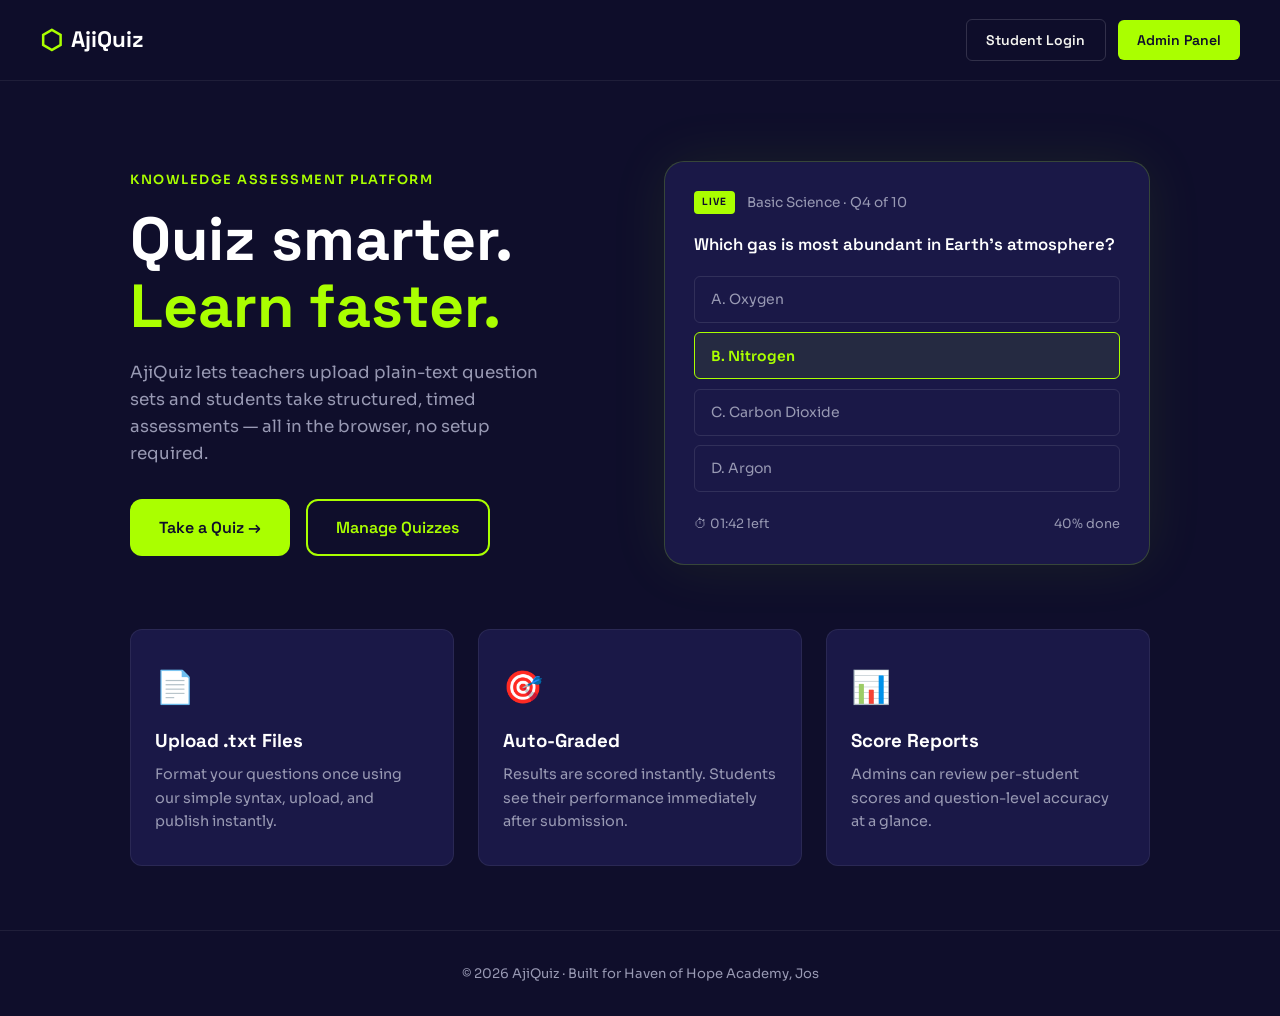
<file: index.html>
<!DOCTYPE html>
<html lang="en">
<head>
  <meta charset="UTF-8" />
  <meta name="viewport" content="width=device-width, initial-scale=1.0"/>
  <title>AjiQuiz – Learn. Test. Grow.</title>
  <link rel="stylesheet" href="main.css" />
  <link rel="preconnect" href="https://fonts.googleapis.com">
  <link href="https://fonts.googleapis.com/css2?family=Space+Grotesk:wght@400;500;600;700&family=Sora:wght@300;400;600&display=swap" rel="stylesheet">
</head>
<body class="page-home">

  <nav class="navbar">
    <div class="nav-brand">
      <span class="brand-icon">⬡</span>
      <span class="brand-name">AjiQuiz</span>
    </div>
    <div class="nav-links">
      <a href="login.html" class="btn btn-ghost">Student Login</a>
      <a href="admin.html" class="btn btn-primary">Admin Panel</a>
    </div>
  </nav>

  <main class="hero">
    <div class="hero-content">
      <p class="hero-eyebrow">Knowledge Assessment Platform</p>
      <h1 class="hero-title">Quiz smarter.<br><em>Learn faster.</em></h1>
      <p class="hero-subtitle">AjiQuiz lets teachers upload plain-text question sets and students take structured, timed assessments — all in the browser, no setup required.</p>
      <div class="hero-cta">
        <a href="login.html" class="btn btn-primary btn-lg">Take a Quiz →</a>
        <a href="admin.html" class="btn btn-outline btn-lg">Manage Quizzes</a>
      </div>
    </div>
    <div class="hero-visual">
      <div class="quiz-preview-card">
        <div class="qp-header">
          <span class="qp-badge">LIVE</span>
          <span class="qp-title">Basic Science · Q4 of 10</span>
        </div>
        <div class="qp-question">Which gas is most abundant in Earth's atmosphere?</div>
        <div class="qp-options">
          <div class="qp-opt">A. Oxygen</div>
          <div class="qp-opt qp-selected">B. Nitrogen</div>
          <div class="qp-opt">C. Carbon Dioxide</div>
          <div class="qp-opt">D. Argon</div>
        </div>
        <div class="qp-footer">
          <span class="qp-timer">⏱ 01:42 left</span>
          <span class="qp-progress">40% done</span>
        </div>
      </div>
    </div>
  </main>

  <section class="features">
    <div class="feature-card">
      <div class="feature-icon">📄</div>
      <h3>Upload .txt Files</h3>
      <p>Format your questions once using our simple syntax, upload, and publish instantly.</p>
    </div>
    <div class="feature-card">
      <div class="feature-icon">🎯</div>
      <h3>Auto-Graded</h3>
      <p>Results are scored instantly. Students see their performance immediately after submission.</p>
    </div>
    <div class="feature-card">
      <div class="feature-icon">📊</div>
      <h3>Score Reports</h3>
      <p>Admins can review per-student scores and question-level accuracy at a glance.</p>
    </div>
  </section>

  <footer class="footer">
    <p>© 2026 AjiQuiz · Built for Haven of Hope Academy, Jos</p>
  </footer>

  <script src="app.js"></script>
</body>
</html>
</file>
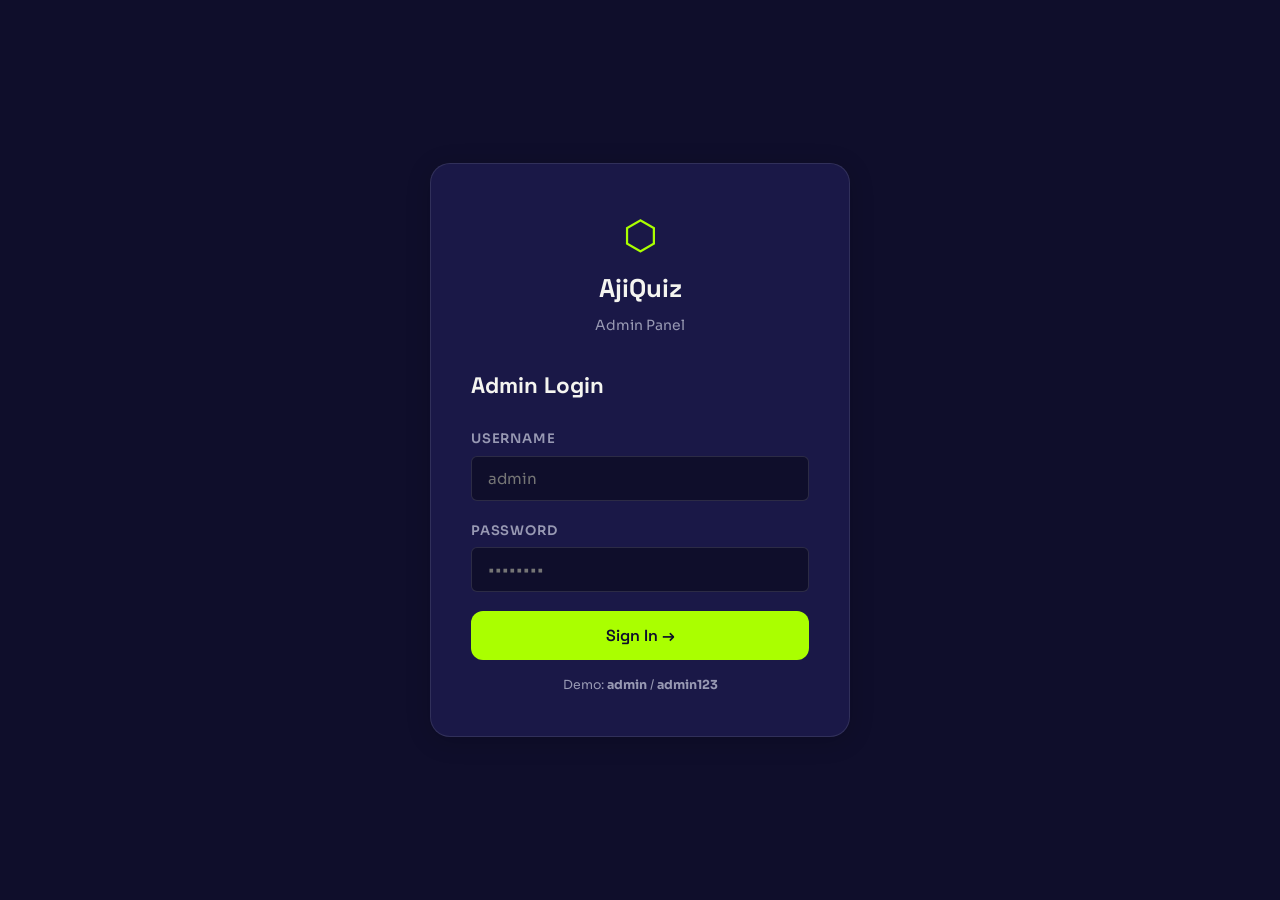
<file: admin.html>
<!DOCTYPE html>
<html lang="en">
<head>
  <meta charset="UTF-8"/>
  <meta name="viewport" content="width=device-width, initial-scale=1.0"/>
  <title>Admin – AjiQuiz</title>
  <link rel="stylesheet" href="main.css"/>
  <link rel="preconnect" href="https://fonts.googleapis.com">
  <link href="https://fonts.googleapis.com/css2?family=Space+Grotesk:wght@400;500;600;700&family=Sora:wght@300;400;600&display=swap" rel="stylesheet">
</head>
<body>

<!-- LOGIN SCREEN -->
<div id="login-screen" class="auth-page">
  <div class="auth-card">
    <div class="auth-logo">
      <span class="brand-icon">⬡</span>
      <span class="brand-name">AjiQuiz</span>
      <p>Admin Panel</p>
    </div>
    <h2>Admin Login</h2>
    <div class="form-group">
      <label>Username</label>
      <input type="text" id="admin-username" placeholder="admin"/>
    </div>
    <div class="form-group">
      <label>Password</label>
      <input type="password" id="admin-password" placeholder="••••••••"/>
      <div class="form-error hidden" id="admin-error">Invalid credentials.</div>
    </div>
    <button class="btn btn-primary btn-block btn-lg" id="admin-login-btn">Sign In →</button>
    <p class="text-muted mt-2" style="font-size:0.78rem;text-align:center;">Demo: <strong>admin</strong> / <strong>admin123</strong></p>
  </div>
</div>

<!-- ADMIN PANEL -->
<div id="admin-panel" class="admin-layout hidden">

  <!-- Sidebar -->
  <aside class="admin-sidebar">
    <div class="sidebar-brand">
      <span class="brand-icon">⬡</span> AjiQuiz
    </div>
    <nav class="sidebar-nav">
      <a href="#" class="active" data-tab="dashboard">📊 Dashboard</a>
      <a href="#" data-tab="quizzes">📝 Quizzes</a>
      <a href="#" data-tab="students">👥 Students</a>
      <a href="#" data-tab="results">🏆 Results</a>
    </nav>
    <div class="sidebar-footer">
      <button class="btn btn-ghost" id="admin-logout-btn" style="width:100%">⬡ Sign Out</button>
    </div>
  </aside>

  <!-- Main -->
  <div class="admin-main">
    <div class="admin-topbar">
      <h1 id="tab-title">Dashboard</h1>
      <div id="tab-actions"></div>
    </div>

    <div class="admin-content">

      <!-- Dashboard Tab -->
      <div id="tab-dashboard" class="tab-pane">
        <div style="display:grid;grid-template-columns:repeat(auto-fit,minmax(180px,1fr));gap:1rem;margin-bottom:2rem;" id="stat-cards"></div>
        <div class="card">
          <div class="card-header"><span class="card-title">Recent Quiz Activity</span></div>
          <div id="recent-results-list"></div>
        </div>
      </div>

      <!-- Quizzes Tab -->
      <div id="tab-quizzes" class="tab-pane hidden">
        <div class="card">
          <div class="card-header">
            <span class="card-title">All Quizzes</span>
            <button class="btn btn-primary" id="new-quiz-btn">+ New Quiz</button>
          </div>
          <table class="data-table">
            <thead>
              <tr>
                <th>Title</th><th>Questions</th><th>Duration</th><th>Status</th><th>Created</th><th>Actions</th>
              </tr>
            </thead>
            <tbody id="quizzes-table-body"></tbody>
          </table>
          <div id="quizzes-empty" class="empty-state hidden">
            <div class="empty-icon">📝</div>
            <p>No quizzes yet. Create your first one!</p>
          </div>
        </div>
      </div>

      <!-- Students Tab -->
      <div id="tab-students" class="tab-pane hidden">
        <div class="card">
          <div class="card-header">
            <span class="card-title">Students</span>
            <button class="btn btn-primary" id="new-student-btn">+ Add Student</button>
          </div>
          <table class="data-table">
            <thead>
              <tr><th>Name</th><th>Username</th><th>Class</th><th>Quizzes Taken</th><th>Actions</th></tr>
            </thead>
            <tbody id="students-table-body"></tbody>
          </table>
        </div>
      </div>

      <!-- Results Tab -->
      <div id="tab-results" class="tab-pane hidden">
        <div class="card">
          <div class="card-header"><span class="card-title">All Results</span></div>
          <table class="data-table">
            <thead>
              <tr><th>Student</th><th>Quiz</th><th>Score</th><th>Grade</th><th>Date</th></tr>
            </thead>
            <tbody id="results-table-body"></tbody>
          </table>
          <div id="results-empty" class="empty-state hidden">
            <div class="empty-icon">🏆</div><p>No results yet.</p>
          </div>
        </div>
      </div>

    </div>
  </div>
</div>

<!-- Modal: New/Edit Quiz -->
<div class="modal-overlay" id="quiz-modal">
  <div class="modal-box">
    <div class="modal-header">
      <h3 id="quiz-modal-title">New Quiz</h3>
      <button class="modal-close" data-close="quiz-modal">×</button>
    </div>
    <div class="form-group">
      <label>Quiz Title</label>
      <input type="text" id="qm-title" placeholder="e.g. Basic Science – Term 2"/>
    </div>
    <div class="form-group">
      <label>Subject / Class</label>
      <input type="text" id="qm-subject" placeholder="e.g. JSS2 Basic Science"/>
    </div>
    <div class="form-group">
      <label>Duration (minutes)</label>
      <input type="number" id="qm-duration" value="30" min="1" max="180"/>
    </div>
    <div class="form-group">
      <label>Upload Questions (.txt)</label>
      <div class="upload-zone" id="upload-zone">
        <div class="upload-icon">📄</div>
        <p><strong>Click to choose</strong> or drag & drop a .txt file</p>
        <p style="font-size:0.78rem;margin-top:0.4rem;">See format guide below</p>
        <input type="file" id="qm-file" accept=".txt" style="display:none"/>
      </div>
      <div id="upload-preview" class="hidden" style="margin-top:0.75rem;"></div>
    </div>
    <details style="margin-bottom:1rem;">
      <summary class="text-muted" style="cursor:pointer;font-size:0.82rem;">📖 Question Format Guide</summary>
      <pre style="background:var(--indigo-900);border-radius:6px;padding:1rem;font-size:0.78rem;margin-top:0.5rem;overflow-x:auto;color:var(--volt);">Q: What is the capital of Nigeria?
A. Kano
B. Lagos
C. Abuja
D. Ibadan
ANS: C

Q: Which gas do plants absorb?
A. Oxygen
B. Nitrogen
C. Carbon Dioxide
D. Hydrogen
ANS: C</pre>
    </details>
    <div class="form-group">
      <label>Status</label>
      <select id="qm-status">
        <option value="draft">Draft (not visible to students)</option>
        <option value="published">Published (students can take it)</option>
      </select>
    </div>
    <div class="modal-footer">
      <button class="btn btn-secondary" data-close="quiz-modal">Cancel</button>
      <button class="btn btn-primary" id="save-quiz-btn">Save Quiz</button>
    </div>
  </div>
</div>

<!-- Modal: New Student -->
<div class="modal-overlay" id="student-modal">
  <div class="modal-box">
    <div class="modal-header">
      <h3 id="student-modal-title">Add Student</h3>
      <button class="modal-close" data-close="student-modal">×</button>
    </div>
    <div class="form-group">
      <label>Full Name</label>
      <input type="text" id="sm-name" placeholder="e.g. Amaka Okafor"/>
    </div>
    <div class="form-group">
      <label>Username</label>
      <input type="text" id="sm-username" placeholder="e.g. amaka2026"/>
    </div>
    <div class="form-group">
      <label>Password</label>
      <input type="password" id="sm-password" placeholder="Set a password"/>
    </div>
    <div class="form-group">
      <label>Class</label>
      <input type="text" id="sm-class" placeholder="e.g. JSS3A"/>
    </div>
    <div class="modal-footer">
      <button class="btn btn-secondary" data-close="student-modal">Cancel</button>
      <button class="btn btn-primary" id="save-student-btn">Save Student</button>
    </div>
  </div>
</div>

<!-- Modal: View Quiz Questions -->
<div class="modal-overlay" id="view-quiz-modal">
  <div class="modal-box" style="max-width:640px">
    <div class="modal-header">
      <h3 id="vqm-title">Quiz Questions</h3>
      <button class="modal-close" data-close="view-quiz-modal">×</button>
    </div>
    <div id="vqm-content"></div>
  </div>
</div>

<script src="app.js"></script>
<script src="admin.js"></script>
</body>
</html>
</file>
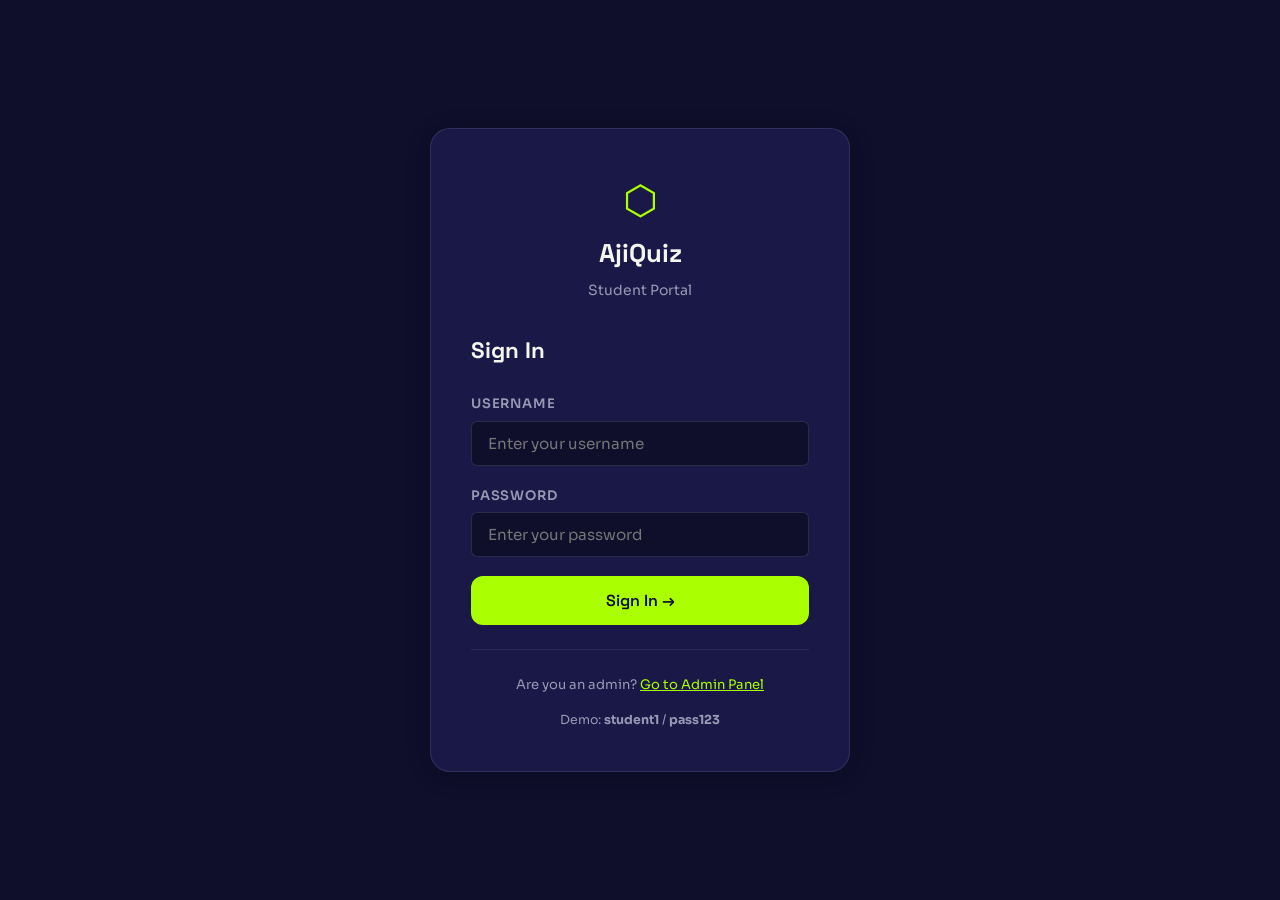
<file: login.html>
<!DOCTYPE html>
<html lang="en">
<head>
  <meta charset="UTF-8"/>
  <meta name="viewport" content="width=device-width, initial-scale=1.0"/>
  <title>Student Login – AjiQuiz</title>
  <link rel="stylesheet" href="main.css"/>
  <link rel="preconnect" href="https://fonts.googleapis.com">
  <link href="https://fonts.googleapis.com/css2?family=Space+Grotesk:wght@400;500;600;700&family=Sora:wght@300;400;600&display=swap" rel="stylesheet">
</head>
<body class="auth-page">

  <div class="auth-card">
    <div class="auth-logo">
      <span class="brand-icon">⬡</span>
      <span class="brand-name">AjiQuiz</span>
      <p>Student Portal</p>
    </div>

    <h2>Sign In</h2>

    <div class="form-group">
      <label for="username">Username</label>
      <input type="text" id="username" placeholder="Enter your username" autocomplete="username"/>
    </div>
    <div class="form-group">
      <label for="password">Password</label>
      <input type="password" id="password" placeholder="Enter your password" autocomplete="current-password"/>
      <div class="form-error hidden" id="login-error">Invalid username or password.</div>
    </div>

    <button class="btn btn-primary btn-block btn-lg" id="login-btn">Sign In →</button>

    <hr class="divider"/>
    <p class="text-muted" style="font-size:0.82rem;text-align:center;">
      Are you an admin? <a href="admin.html" class="text-volt">Go to Admin Panel</a>
    </p>
    <p class="text-muted mt-2" style="font-size:0.78rem;text-align:center;">
      Demo: <strong>student1</strong> / <strong>pass123</strong>
    </p>
  </div>

  <script src="app.js"></script>
  <script>
    // Redirect if already logged in
    if (AjiQuiz.auth.getStudent()) window.location.href = 'student-dashboard.html';

    document.getElementById('login-btn').addEventListener('click', function () {
      const username = document.getElementById('username').value.trim();
      const password = document.getElementById('password').value;
      const err = document.getElementById('login-error');
      err.classList.add('hidden');

      const student = AjiQuiz.auth.loginStudent(username, password);
      if (student) {
        window.location.href = 'student-dashboard.html';
      } else {
        err.classList.remove('hidden');
      }
    });

    // Enter key support
    ['username', 'password'].forEach(id => {
      document.getElementById(id).addEventListener('keydown', e => {
        if (e.key === 'Enter') document.getElementById('login-btn').click();
      });
    });
  </script>
</body>
</html>
</file>
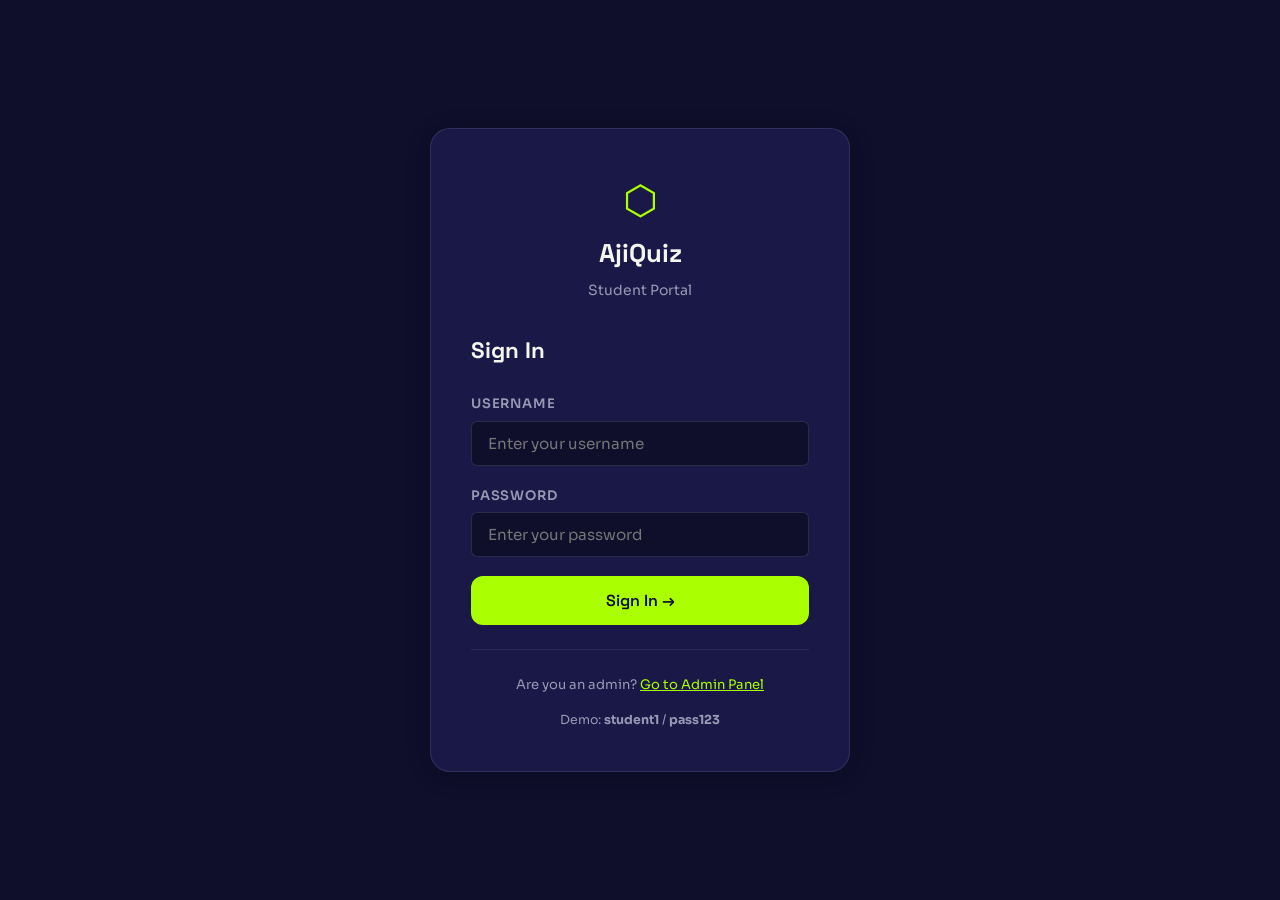
<file: quiz.html>
<!DOCTYPE html>
<html lang="en">
<head>
  <meta charset="UTF-8"/>
  <meta name="viewport" content="width=device-width, initial-scale=1.0"/>
  <title>Quiz – AjiQuiz</title>
  <link rel="stylesheet" href="main.css"/>
  <link rel="preconnect" href="https://fonts.googleapis.com">
  <link href="https://fonts.googleapis.com/css2?family=Space+Grotesk:wght@400;500;600;700&family=Sora:wght@300;400;600&display=swap" rel="stylesheet">
</head>
<body>
  <nav class="navbar">
    <div class="nav-brand"><span class="brand-icon">⬡</span><span class="brand-name">AjiQuiz</span></div>
    <div class="nav-links">
      <div class="quiz-timer" id="timer-display">--:--</div>
    </div>
  </nav>

  <div class="quiz-layout" id="quiz-container">
    <!-- Populated by JS -->
  </div>

  <!-- Confirm submit modal -->
  <div class="modal-overlay" id="confirm-modal">
    <div class="modal-box" style="max-width:400px;text-align:center">
      <div style="font-size:3rem;margin-bottom:1rem">📋</div>
      <h3 style="font-family:var(--font-display);font-size:1.2rem;margin-bottom:0.5rem">Submit Quiz?</h3>
      <p class="text-muted" style="font-size:0.9rem;margin-bottom:1.5rem" id="confirm-msg"></p>
      <div class="flex gap-2" style="justify-content:center">
        <button class="btn btn-secondary" id="cancel-submit">Go Back</button>
        <button class="btn btn-primary" id="confirm-submit">Submit →</button>
      </div>
    </div>
  </div>

  <script src="app.js"></script>
  <script>
    const Q = AjiQuiz;
    const student = Q.auth.getStudent();
    if (!student) window.location.href = 'login.html';

    const quizId = Q.store.get('active_quiz_id');
    const quiz   = quizId ? Q.quizzes.getById(quizId) : null;

    if (!quiz) { window.location.href = 'student-dashboard.html'; }
    if (Q.results.hasAttempted(student.id, quizId)) { window.location.href = 'student-dashboard.html'; }

    // ── State ────────────────────────────────────────────────────────
    let currentQ   = 0;
    let answers    = {}; // { questionIndex: optionKey }
    let timeLeft   = quiz.duration * 60;
    let timerInterval;
    let submitted  = false;

    // ── Timer ─────────────────────────────────────────────────────────
    const timerEl = document.getElementById('timer-display');
    function startTimer() {
      timerInterval = setInterval(() => {
        timeLeft--;
        timerEl.textContent = Q.formatTime(timeLeft);
        if (timeLeft <= 60) timerEl.classList.add('warning');
        if (timeLeft <= 0) { clearInterval(timerInterval); submitQuiz(true); }
      }, 1000);
      timerEl.textContent = Q.formatTime(timeLeft);
    }

    // ── Render question ───────────────────────────────────────────────
    function render() {
      const q = quiz.questions[currentQ];
      const total = quiz.questions.length;
      const answered = Object.keys(answers).length;
      const pct = Math.round((currentQ / total) * 100);

      document.getElementById('quiz-container').innerHTML = `
        <div class="quiz-header">
          <div class="quiz-meta">
            <h2>${quiz.title}</h2>
            <p>${quiz.subject || ''} · Question ${currentQ + 1} of ${total}</p>
          </div>
        </div>

        <div class="progress-bar-wrap">
          <div class="progress-bar-label">
            <span>Progress</span>
            <span>${answered} of ${total} answered</span>
          </div>
          <div class="progress-bar-track">
            <div class="progress-bar-fill" style="width:${pct}%"></div>
          </div>
        </div>

        <div class="question-card">
          <div class="question-number">Question ${currentQ + 1}</div>
          <div class="question-text">${q.question}</div>
          <div class="options-list">
            ${q.options.map(opt => `
              <div class="option-item ${answers[currentQ] === opt.key ? 'selected' : ''}"
                   data-key="${opt.key}" onclick="selectOption('${opt.key}')">
                <span class="option-key">${opt.key}</span>
                <span class="option-text">${opt.text}</span>
              </div>
            `).join('')}
          </div>
        </div>

        <div class="quiz-nav">
          <button class="btn btn-secondary" ${currentQ === 0 ? 'disabled' : ''} onclick="prevQ()">← Previous</button>
          <div class="flex gap-1">
            ${currentQ < total - 1
              ? `<button class="btn btn-primary" onclick="nextQ()">Next →</button>`
              : `<button class="btn btn-primary" onclick="confirmSubmit()">Submit Quiz ✓</button>`
            }
          </div>
        </div>

        <!-- Question Navigator -->
        <div class="card mt-3">
          <div class="card-header"><span class="card-title" style="font-size:0.85rem">Question Navigator</span></div>
          <div style="display:flex;flex-wrap:wrap;gap:0.5rem;padding-top:0.25rem;">
            ${quiz.questions.map((_, i) => `
              <button onclick="goTo(${i})" style="
                width:36px;height:36px;border-radius:6px;border:1.5px solid ${
                  i === currentQ ? 'var(--volt)' :
                  answers[i] ? 'var(--success)' : 'rgba(255,255,255,0.12)'
                };
                background:${i === currentQ ? 'rgba(170,255,0,0.1)' : answers[i] ? 'rgba(0,200,150,0.1)' : 'transparent'};
                color:${i === currentQ ? 'var(--volt)' : answers[i] ? 'var(--success)' : 'var(--slate-400)'};
                font-family:var(--font-display);font-size:0.8rem;font-weight:700;cursor:pointer;
              ">${i + 1}</button>
            `).join('')}
          </div>
          <p class="text-muted mt-2" style="font-size:0.75rem;">
            <span style="color:var(--success)">■</span> Answered &nbsp;
            <span style="color:var(--volt)">■</span> Current &nbsp;
            <span style="color:rgba(255,255,255,0.2)">■</span> Unanswered
          </p>
        </div>
      `;
    }

    function selectOption(key) {
      answers[currentQ] = key;
      render();
    }

    function nextQ() { if (currentQ < quiz.questions.length - 1) { currentQ++; render(); } }
    function prevQ() { if (currentQ > 0) { currentQ--; render(); } }
    function goTo(i) { currentQ = i; render(); }

    // ── Submit ────────────────────────────────────────────────────────
    function confirmSubmit() {
      const total = quiz.questions.length;
      const answered = Object.keys(answers).length;
      const unanswered = total - answered;
      document.getElementById('confirm-msg').textContent = unanswered > 0
        ? `You have ${unanswered} unanswered question${unanswered > 1 ? 's' : ''}. Are you sure you want to submit?`
        : `All ${total} questions answered. Ready to submit?`;
      document.getElementById('confirm-modal').classList.add('open');
    }

    document.getElementById('cancel-submit').addEventListener('click', () => {
      document.getElementById('confirm-modal').classList.remove('open');
    });

    document.getElementById('confirm-submit').addEventListener('click', () => {
      document.getElementById('confirm-modal').classList.remove('open');
      submitQuiz(false);
    });

    function submitQuiz(timedOut = false) {
      if (submitted) return;
      submitted = true;
      clearInterval(timerInterval);

      let score = 0;
      quiz.questions.forEach((q, i) => {
        if (answers[i] && answers[i] === q.answer) score++;
      });

      const total = quiz.questions.length;
      const pct   = Math.round((score / total) * 100);

      const result = {
        id: Q.uid(),
        studentId: student.id,
        quizId: quiz.id,
        score, total,
        percentage: pct,
        answers: { ...answers },
        timedOut,
        timestamp: Date.now(),
      };

      Q.results.save(result);
      Q.store.set('last_result', result);
      Q.store.del('active_quiz_id');

      window.location.href = 'results.html';
    }

    // ── Start ─────────────────────────────────────────────────────────
    render();
    startTimer();
  </script>
</body>
</html>
</file>
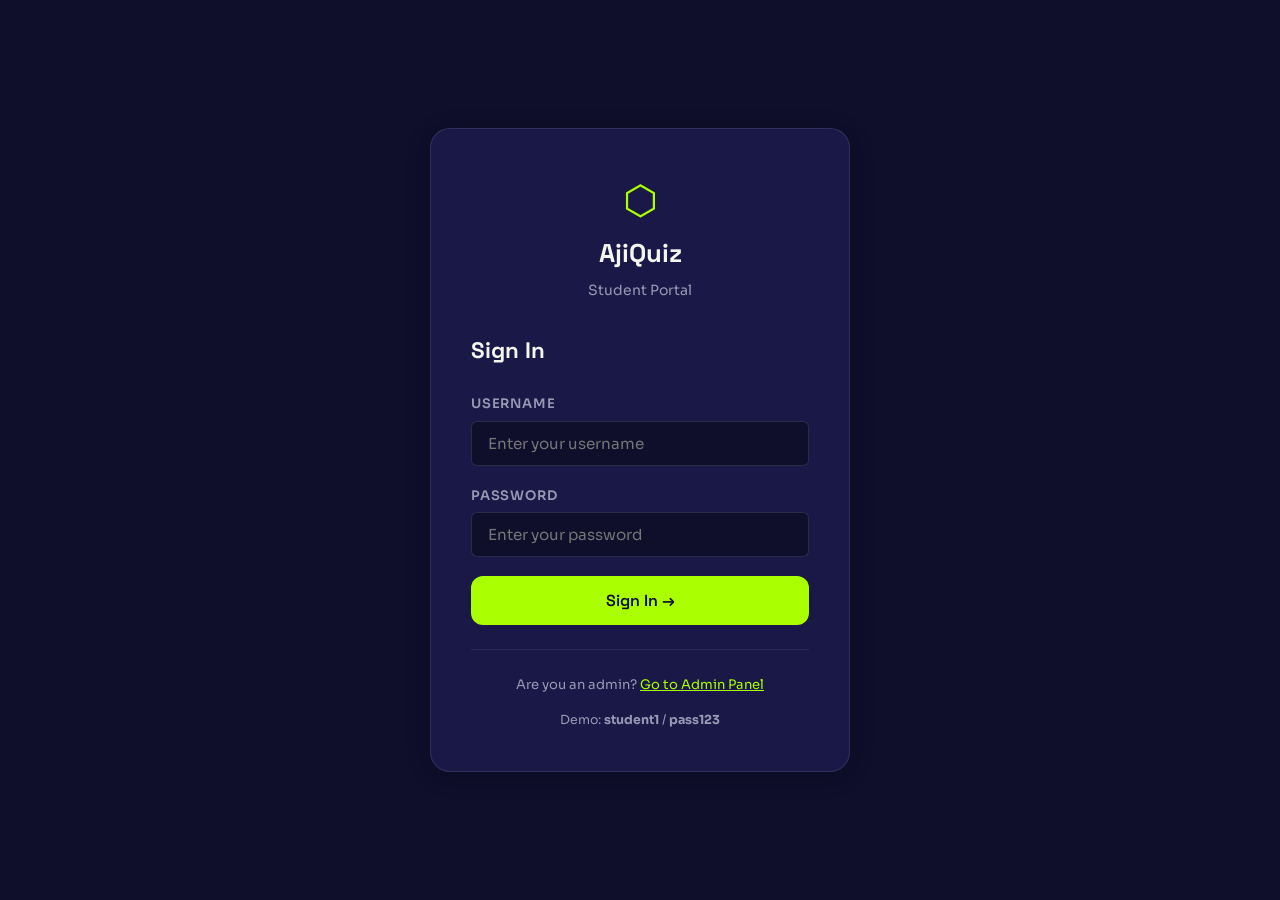
<file: results.html>
<!DOCTYPE html>
<html lang="en">
<head>
  <meta charset="UTF-8"/>
  <meta name="viewport" content="width=device-width, initial-scale=1.0"/>
  <title>Your Results – AjiQuiz</title>
  <link rel="stylesheet" href="main.css"/>
  <link rel="preconnect" href="https://fonts.googleapis.com">
  <link href="https://fonts.googleapis.com/css2?family=Space+Grotesk:wght@400;500;600;700&family=Sora:wght@300;400;600&display=swap" rel="stylesheet">
</head>
<body>
  <nav class="navbar">
    <div class="nav-brand"><span class="brand-icon">⬡</span><span class="brand-name">AjiQuiz</span></div>
    <div class="nav-links">
      <a href="student-dashboard.html" class="btn btn-ghost">← Back to Dashboard</a>
    </div>
  </nav>

  <div class="quiz-layout">
    <div id="results-content"></div>
  </div>

  <script src="app.js"></script>
  <script>
    const Q = AjiQuiz;
    const student = Q.auth.getStudent();
    if (!student) window.location.href = 'login.html';

    const result = Q.store.get('last_result');
    if (!result) window.location.href = 'student-dashboard.html';

    const quiz = Q.quizzes.getById(result.quizId);
    const grade = Q.scoreGrade(result.percentage);

    // Build score circle gradient
    const deg = Math.round((result.percentage / 100) * 360);
    const circleStyle = `conic-gradient(var(--volt) ${deg}deg, rgba(170,255,0,0.12) ${deg}deg)`;

    const gradeMessages = {
      'Excellent':      '🏆 Outstanding performance! Keep it up!',
      'Good':           '👍 Great work! A little more and you\'ll ace it.',
      'Average':        '📘 Decent effort. Review missed questions to improve.',
      'Below Average':  '💪 Don\'t give up! Study and try harder next time.',
    };

    let reviewHTML = quiz ? quiz.questions.map((q, i) => {
      const selected = result.answers[i];
      const correct  = q.answer;
      const isRight  = selected === correct;
      return `
        <div style="margin-bottom:1.25rem;padding-bottom:1.25rem;border-bottom:1px solid rgba(255,255,255,0.07);">
          <p style="font-weight:600;margin-bottom:0.6rem;font-size:0.92rem;">
            <span class="${isRight ? 'text-success' : 'text-error'}">${isRight ? '✓' : '✗'}</span>
            Q${i+1}. ${q.question}
          </p>
          <div style="display:flex;flex-direction:column;gap:0.3rem;">
            ${q.options.map(opt => {
              let color = 'var(--slate-400)';
              let prefix = '○';
              if (opt.key === correct) { color = 'var(--success)'; prefix = '✓'; }
              if (opt.key === selected && !isRight) { color = 'var(--error)'; prefix = '✗'; }
              return `<span style="font-size:0.82rem;color:${color}">${prefix} ${opt.key}. ${opt.text}</span>`;
            }).join('')}
          </div>
          ${!isRight && selected ? `<p style="font-size:0.78rem;color:var(--slate-400);margin-top:0.4rem">Your answer: <strong style="color:var(--error)">${selected}</strong> · Correct: <strong style="color:var(--success)">${correct}</strong></p>` : ''}
          ${!selected ? `<p style="font-size:0.78rem;color:var(--slate-400);margin-top:0.4rem">Not answered · Correct: <strong style="color:var(--success)">${correct}</strong></p>` : ''}
        </div>
      `;
    }).join('') : '';

    document.getElementById('results-content').innerHTML = `
      <div class="results-card">
        <div class="score-circle" style="background:${circleStyle}">
          <div class="score-inner">
            <span class="score-pct">${result.percentage}%</span>
            <span class="score-label">SCORE</span>
          </div>
        </div>
        ${result.timedOut ? '<p class="badge badge-red" style="margin:0 auto 0.75rem">⏱ Time Expired</p>' : ''}
        <h2 class="results-title">${grade.label}!</h2>
        <p class="text-muted">${gradeMessages[grade.label]}</p>
        <div class="stats-row">
          <div class="stat-box">
            <div class="stat-val text-success">${result.score}</div>
            <div class="stat-key">Correct</div>
          </div>
          <div class="stat-box">
            <div class="stat-val text-error">${result.total - result.score}</div>
            <div class="stat-key">Wrong</div>
          </div>
          <div class="stat-box">
            <div class="stat-val">${result.total}</div>
            <div class="stat-key">Total</div>
          </div>
        </div>
      </div>

      ${quiz ? `
      <div class="card">
        <div class="card-header">
          <span class="card-title">Answer Review – ${quiz.title}</span>
        </div>
        ${reviewHTML}
      </div>
      ` : ''}

      <div style="text-align:center;margin-top:1.5rem;">
        <a href="student-dashboard.html" class="btn btn-primary btn-lg">← Back to Dashboard</a>
      </div>
    `;
  </script>
</body>
</html>
</file>
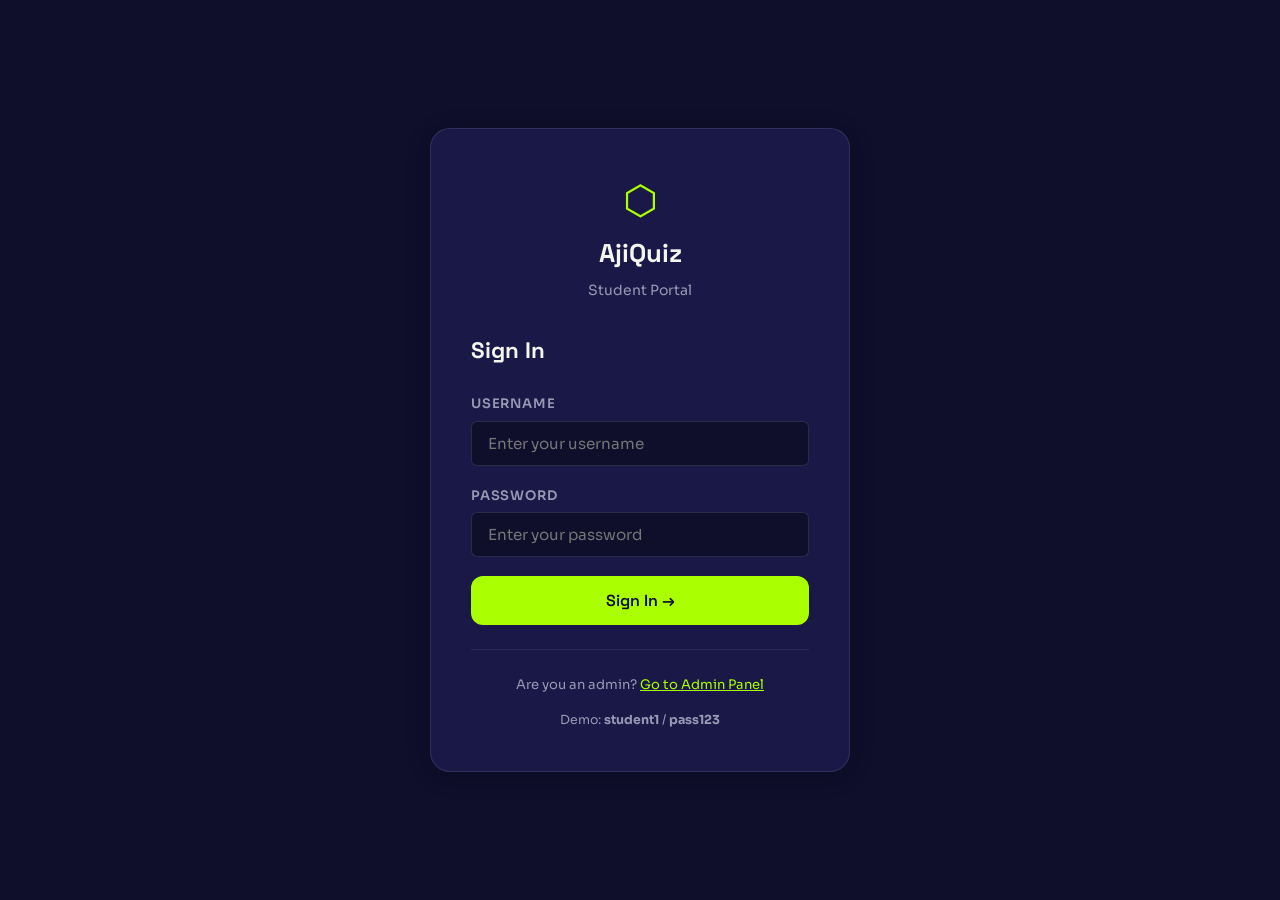
<file: student-dashboard.html>
<!DOCTYPE html>
<html lang="en">
<head>
  <meta charset="UTF-8"/>
  <meta name="viewport" content="width=device-width, initial-scale=1.0"/>
  <title>My Quizzes – AjiQuiz</title>
  <link rel="stylesheet" href="main.css"/>
  <link rel="preconnect" href="https://fonts.googleapis.com">
  <link href="https://fonts.googleapis.com/css2?family=Space+Grotesk:wght@400;500;600;700&family=Sora:wght@300;400;600&display=swap" rel="stylesheet">
</head>
<body>
  <nav class="navbar">
    <div class="nav-brand"><span class="brand-icon">⬡</span><span class="brand-name">AjiQuiz</span></div>
    <div class="nav-links">
      <span id="student-greeting" class="text-muted" style="font-size:0.875rem"></span>
      <button class="btn btn-ghost" id="logout-btn">Sign Out</button>
    </div>
  </nav>

  <div style="max-width:960px;margin:0 auto;padding:2.5rem 1.5rem;">
    <div style="margin-bottom:2rem;">
      <h1 style="font-family:var(--font-display);font-size:1.6rem;font-weight:700;">Available Quizzes</h1>
      <p class="text-muted">Pick a quiz to get started. Results are submitted immediately after completion.</p>
    </div>

    <div id="quiz-list" style="display:grid;grid-template-columns:repeat(auto-fill,minmax(280px,1fr));gap:1.25rem;"></div>
    <div id="quiz-empty" class="empty-state hidden">
      <div class="empty-icon">📋</div>
      <p>No quizzes are available right now. Check back later!</p>
    </div>

    <hr class="divider" style="margin:2.5rem 0;"/>

    <div>
      <h2 style="font-family:var(--font-display);font-size:1.2rem;font-weight:700;margin-bottom:1rem;">My Past Results</h2>
      <div id="my-results"></div>
    </div>
  </div>

  <script src="app.js"></script>
  <script>
    const Q = AjiQuiz;
    const student = Q.auth.getStudent();
    if (!student) window.location.href = 'login.html';

    document.getElementById('student-greeting').textContent = `Hello, ${student.name}`;
    document.getElementById('logout-btn').addEventListener('click', () => {
      Q.auth.logoutStudent();
      window.location.href = 'login.html';
    });

    function render() {
      const published = Q.quizzes.getPublished();
      const myResults = Q.results.getByStudent(student.id);

      if (published.length === 0) {
        document.getElementById('quiz-list').innerHTML = '';
        document.getElementById('quiz-empty').classList.remove('hidden');
      } else {
        document.getElementById('quiz-empty').classList.add('hidden');
        document.getElementById('quiz-list').innerHTML = published.map(q => {
          const attempted = Q.results.hasAttempted(student.id, q.id);
          const myResult = myResults.find(r => r.quizId === q.id);
          return `
            <div class="card" style="display:flex;flex-direction:column;gap:1rem;">
              <div>
                <div class="flex items-center justify-between mb-1">
                  <span class="badge badge-blue" style="font-size:0.7rem;">${q.subject || 'General'}</span>
                  ${attempted ? '<span class="badge badge-green">✓ Done</span>' : ''}
                </div>
                <h3 style="font-family:var(--font-display);font-weight:700;font-size:1rem;margin-bottom:0.4rem;">${q.title}</h3>
                <p class="text-muted" style="font-size:0.82rem;">${q.questions.length} questions · ${q.duration} minutes</p>
              </div>
              ${myResult ? `
                <div style="background:var(--indigo-900);border-radius:6px;padding:0.75rem;font-size:0.82rem;">
                  Score: <strong class="text-volt">${myResult.score}/${myResult.total} (${myResult.percentage}%)</strong>
                  — <span class="badge ${Q.scoreGrade(myResult.percentage).cls}">${Q.scoreGrade(myResult.percentage).label}</span>
                </div>
              ` : ''}
              <button class="btn ${attempted ? 'btn-secondary' : 'btn-primary'} btn-block"
                onclick="startQuiz('${q.id}')" ${attempted ? 'disabled' : ''}>
                ${attempted ? 'Already Submitted' : 'Start Quiz →'}
              </button>
            </div>
          `;
        }).join('');
      }

      // Past results
      if (myResults.length === 0) {
        document.getElementById('my-results').innerHTML = '<p class="text-muted" style="font-size:0.875rem">No results yet.</p>';
      } else {
        document.getElementById('my-results').innerHTML = `
          <table class="data-table">
            <thead><tr><th>Quiz</th><th>Score</th><th>Grade</th><th>Date</th></tr></thead>
            <tbody>
              ${myResults.slice().reverse().map(r => {
                const quiz = Q.quizzes.getById(r.quizId);
                const g = Q.scoreGrade(r.percentage);
                return `<tr>
                  <td>${quiz ? quiz.title : '—'}</td>
                  <td>${r.score} / ${r.total} (${r.percentage}%)</td>
                  <td><span class="badge ${g.cls}">${g.label}</span></td>
                  <td>${Q.formatDate(r.timestamp)}</td>
                </tr>`;
              }).join('')}
            </tbody>
          </table>
        `;
      }
    }

    function startQuiz(quizId) {
      Q.store.set('active_quiz_id', quizId);
      window.location.href = 'quiz.html';
    }

    render();
  </script>
</body>
</html>
</file>
<file: main.css>
/* ============================================
   AjiQuiz – Main Stylesheet
   Palette: Deep Indigo | Volt Green | Chalk White | Slate
   ============================================ */

:root {
  --indigo-900: #0F0E2B;
  --indigo-800: #1A1847;
  --indigo-700: #252366;
  --indigo-500: #3B39A8;
  --volt:        #AAFF00;
  --volt-dim:    #88CC00;
  --chalk:       #F5F5F0;
  --slate-400:   #9899B3;
  --slate-200:   #E2E2EF;
  --white:       #FFFFFF;
  --error:       #FF4D6A;
  --success:     #00C896;

  --font-display: 'Space Grotesk', sans-serif;
  --font-body:    'Sora', sans-serif;

  --radius-sm:  6px;
  --radius-md:  12px;
  --radius-lg:  20px;
  --shadow-card: 0 4px 24px rgba(0,0,0,0.18);
}

*, *::before, *::after { box-sizing: border-box; margin: 0; padding: 0; }

html { scroll-behavior: smooth; }

body {
  font-family: var(--font-body);
  background: var(--indigo-900);
  color: var(--chalk);
  min-height: 100vh;
  line-height: 1.6;
}

/* ---- Navbar ---- */
.navbar {
  display: flex;
  align-items: center;
  justify-content: space-between;
  padding: 1.2rem 2.5rem;
  border-bottom: 1px solid rgba(255,255,255,0.07);
  position: sticky;
  top: 0;
  z-index: 100;
  background: rgba(15,14,43,0.92);
  backdrop-filter: blur(12px);
}

.nav-brand {
  display: flex;
  align-items: center;
  gap: 0.5rem;
  font-family: var(--font-display);
  font-size: 1.4rem;
  font-weight: 700;
  color: var(--white);
  text-decoration: none;
}
.brand-icon { color: var(--volt); font-size: 1.6rem; }
.nav-links { display: flex; gap: 0.75rem; align-items: center; }

/* ---- Buttons ---- */
.btn {
  font-family: var(--font-display);
  font-size: 0.875rem;
  font-weight: 600;
  padding: 0.55rem 1.2rem;
  border-radius: var(--radius-sm);
  border: none;
  cursor: pointer;
  text-decoration: none;
  display: inline-flex;
  align-items: center;
  gap: 0.4rem;
  transition: all 0.18s ease;
}
.btn-primary {
  background: var(--volt);
  color: var(--indigo-900);
}
.btn-primary:hover { background: var(--volt-dim); transform: translateY(-1px); }
.btn-ghost {
  background: transparent;
  color: var(--chalk);
  border: 1px solid rgba(255,255,255,0.15);
}
.btn-ghost:hover { border-color: var(--volt); color: var(--volt); }
.btn-outline {
  background: transparent;
  color: var(--volt);
  border: 2px solid var(--volt);
}
.btn-outline:hover { background: var(--volt); color: var(--indigo-900); }
.btn-lg { padding: 0.85rem 1.8rem; font-size: 1rem; border-radius: var(--radius-md); }
.btn-danger { background: var(--error); color: white; }
.btn-danger:hover { opacity: 0.85; }
.btn-secondary { background: var(--indigo-700); color: var(--chalk); }
.btn-secondary:hover { background: var(--indigo-500); }
.btn:disabled { opacity: 0.45; cursor: not-allowed; transform: none !important; }
.btn-block { width: 100%; justify-content: center; }

/* ---- Hero ---- */
.hero {
  display: grid;
  grid-template-columns: 1fr 1fr;
  gap: 3rem;
  align-items: center;
  max-width: 1100px;
  margin: 0 auto;
  padding: 5rem 2.5rem 4rem;
}
.hero-eyebrow {
  font-size: 0.8rem;
  letter-spacing: 0.12em;
  text-transform: uppercase;
  color: var(--volt);
  font-weight: 600;
  margin-bottom: 1rem;
}
.hero-title {
  font-family: var(--font-display);
  font-size: clamp(2.5rem, 5vw, 3.8rem);
  font-weight: 700;
  line-height: 1.1;
  margin-bottom: 1.25rem;
  color: var(--white);
}
.hero-title em { color: var(--volt); font-style: normal; }
.hero-subtitle { color: var(--slate-400); font-size: 1.05rem; margin-bottom: 2rem; max-width: 420px; }
.hero-cta { display: flex; gap: 1rem; flex-wrap: wrap; }

/* Quiz Preview Card */
.quiz-preview-card {
  background: var(--indigo-800);
  border: 1px solid rgba(170,255,0,0.2);
  border-radius: var(--radius-lg);
  padding: 1.8rem;
  box-shadow: 0 0 60px rgba(170,255,0,0.08);
  position: relative;
}
.qp-header {
  display: flex;
  align-items: center;
  gap: 0.75rem;
  margin-bottom: 1.2rem;
}
.qp-badge {
  background: var(--volt);
  color: var(--indigo-900);
  font-size: 0.65rem;
  font-weight: 700;
  letter-spacing: 0.1em;
  padding: 0.2rem 0.5rem;
  border-radius: 4px;
  font-family: var(--font-display);
}
.qp-title { color: var(--slate-400); font-size: 0.85rem; }
.qp-question {
  font-family: var(--font-display);
  font-size: 1.05rem;
  font-weight: 600;
  color: var(--white);
  margin-bottom: 1.2rem;
  line-height: 1.4;
}
.qp-options { display: flex; flex-direction: column; gap: 0.6rem; margin-bottom: 1.4rem; }
.qp-opt {
  padding: 0.7rem 1rem;
  border-radius: var(--radius-sm);
  border: 1px solid rgba(255,255,255,0.1);
  font-size: 0.875rem;
  color: var(--slate-400);
  cursor: pointer;
  transition: all 0.15s;
}
.qp-opt.qp-selected {
  border-color: var(--volt);
  background: rgba(170,255,0,0.08);
  color: var(--volt);
  font-weight: 600;
}
.qp-footer { display: flex; justify-content: space-between; font-size: 0.8rem; color: var(--slate-400); }

/* ---- Features ---- */
.features {
  display: grid;
  grid-template-columns: repeat(3, 1fr);
  gap: 1.5rem;
  max-width: 1100px;
  margin: 0 auto 4rem;
  padding: 0 2.5rem;
}
.feature-card {
  background: var(--indigo-800);
  border: 1px solid rgba(255,255,255,0.07);
  border-radius: var(--radius-md);
  padding: 2rem 1.5rem;
}
.feature-icon { font-size: 2rem; margin-bottom: 0.8rem; }
.feature-card h3 { font-family: var(--font-display); font-weight: 700; margin-bottom: 0.5rem; color: var(--white); }
.feature-card p { color: var(--slate-400); font-size: 0.9rem; }

/* ---- Footer ---- */
.footer {
  text-align: center;
  padding: 2rem;
  color: var(--slate-400);
  font-size: 0.82rem;
  border-top: 1px solid rgba(255,255,255,0.07);
}

/* ---- Auth Pages ---- */
.auth-page {
  min-height: 100vh;
  display: flex;
  align-items: center;
  justify-content: center;
  padding: 2rem;
}
.auth-card {
  background: var(--indigo-800);
  border: 1px solid rgba(255,255,255,0.1);
  border-radius: var(--radius-lg);
  padding: 2.5rem;
  width: 100%;
  max-width: 420px;
  box-shadow: var(--shadow-card);
}
.auth-logo {
  text-align: center;
  margin-bottom: 2rem;
}
.auth-logo .brand-icon { font-size: 2.5rem; display: block; }
.auth-logo .brand-name { font-family: var(--font-display); font-size: 1.6rem; font-weight: 700; }
.auth-logo p { color: var(--slate-400); font-size: 0.875rem; margin-top: 0.3rem; }
.auth-card h2 { font-family: var(--font-display); font-size: 1.4rem; margin-bottom: 1.5rem; }

/* ---- Forms ---- */
.form-group { margin-bottom: 1.2rem; }
.form-group label { display: block; font-size: 0.82rem; font-weight: 600; color: var(--slate-400); margin-bottom: 0.4rem; letter-spacing: 0.06em; text-transform: uppercase; }
.form-group input,
.form-group select,
.form-group textarea {
  width: 100%;
  background: var(--indigo-900);
  border: 1px solid rgba(255,255,255,0.12);
  border-radius: var(--radius-sm);
  color: var(--chalk);
  font-family: var(--font-body);
  font-size: 0.95rem;
  padding: 0.75rem 1rem;
  transition: border-color 0.2s;
  outline: none;
}
.form-group input:focus,
.form-group select:focus,
.form-group textarea:focus {
  border-color: var(--volt);
}
.form-group textarea { resize: vertical; min-height: 120px; }
.form-hint { font-size: 0.78rem; color: var(--slate-400); margin-top: 0.3rem; }
.form-error { color: var(--error); font-size: 0.82rem; margin-top: 0.3rem; }

/* ---- Admin Layout ---- */
.admin-layout {
  display: flex;
  min-height: 100vh;
}
.admin-sidebar {
  width: 240px;
  background: var(--indigo-800);
  border-right: 1px solid rgba(255,255,255,0.07);
  padding: 1.5rem 0;
  flex-shrink: 0;
  display: flex;
  flex-direction: column;
}
.sidebar-brand {
  display: flex;
  align-items: center;
  gap: 0.5rem;
  font-family: var(--font-display);
  font-size: 1.2rem;
  font-weight: 700;
  padding: 0 1.5rem 1.5rem;
  border-bottom: 1px solid rgba(255,255,255,0.07);
  margin-bottom: 1rem;
}
.sidebar-nav { display: flex; flex-direction: column; gap: 0.25rem; padding: 0 0.75rem; flex: 1; }
.sidebar-nav a {
  display: flex;
  align-items: center;
  gap: 0.75rem;
  padding: 0.7rem 0.9rem;
  border-radius: var(--radius-sm);
  color: var(--slate-400);
  text-decoration: none;
  font-size: 0.875rem;
  font-weight: 500;
  transition: all 0.15s;
}
.sidebar-nav a:hover, .sidebar-nav a.active { background: var(--indigo-700); color: var(--white); }
.sidebar-nav a.active { color: var(--volt); }
.sidebar-footer { padding: 1rem 1.5rem; border-top: 1px solid rgba(255,255,255,0.07); }

.admin-main { flex: 1; display: flex; flex-direction: column; overflow: hidden; }
.admin-topbar {
  display: flex;
  align-items: center;
  justify-content: space-between;
  padding: 1rem 2rem;
  border-bottom: 1px solid rgba(255,255,255,0.07);
  background: var(--indigo-900);
}
.admin-topbar h1 { font-family: var(--font-display); font-size: 1.2rem; font-weight: 700; }
.admin-content { flex: 1; padding: 2rem; overflow-y: auto; }

/* ---- Cards / Panels ---- */
.card {
  background: var(--indigo-800);
  border: 1px solid rgba(255,255,255,0.08);
  border-radius: var(--radius-md);
  padding: 1.5rem;
  margin-bottom: 1.25rem;
}
.card-header {
  display: flex;
  align-items: center;
  justify-content: space-between;
  margin-bottom: 1rem;
}
.card-title { font-family: var(--font-display); font-weight: 700; font-size: 1rem; }

/* ---- Tables ---- */
.data-table { width: 100%; border-collapse: collapse; font-size: 0.875rem; }
.data-table th {
  text-align: left;
  padding: 0.7rem 1rem;
  color: var(--slate-400);
  font-size: 0.75rem;
  letter-spacing: 0.08em;
  text-transform: uppercase;
  border-bottom: 1px solid rgba(255,255,255,0.08);
}
.data-table td {
  padding: 0.85rem 1rem;
  border-bottom: 1px solid rgba(255,255,255,0.05);
  color: var(--chalk);
  vertical-align: middle;
}
.data-table tr:hover td { background: rgba(255,255,255,0.02); }
.badge {
  display: inline-flex;
  align-items: center;
  padding: 0.2rem 0.6rem;
  border-radius: 999px;
  font-size: 0.72rem;
  font-weight: 600;
  letter-spacing: 0.05em;
}
.badge-green { background: rgba(0,200,150,0.15); color: var(--success); }
.badge-yellow { background: rgba(255,200,0,0.15); color: #FFC800; }
.badge-red { background: rgba(255,77,106,0.15); color: var(--error); }
.badge-blue { background: rgba(59,57,168,0.3); color: #8A8FFF; }

/* ---- Upload Zone ---- */
.upload-zone {
  border: 2px dashed rgba(170,255,0,0.3);
  border-radius: var(--radius-md);
  padding: 3rem 2rem;
  text-align: center;
  cursor: pointer;
  transition: all 0.2s;
  background: rgba(170,255,0,0.03);
}
.upload-zone:hover, .upload-zone.drag-over {
  border-color: var(--volt);
  background: rgba(170,255,0,0.07);
}
.upload-zone .upload-icon { font-size: 2.5rem; margin-bottom: 0.75rem; }
.upload-zone p { color: var(--slate-400); font-size: 0.9rem; }
.upload-zone strong { color: var(--volt); }

/* ---- Quiz Page ---- */
.quiz-layout {
  max-width: 780px;
  margin: 0 auto;
  padding: 2rem 1.5rem;
}
.quiz-header {
  display: flex;
  align-items: center;
  justify-content: space-between;
  margin-bottom: 2rem;
  flex-wrap: wrap;
  gap: 1rem;
}
.quiz-meta h2 { font-family: var(--font-display); font-size: 1.3rem; font-weight: 700; }
.quiz-meta p { color: var(--slate-400); font-size: 0.85rem; }
.quiz-timer {
  background: var(--indigo-800);
  border: 1px solid rgba(170,255,0,0.3);
  border-radius: var(--radius-md);
  padding: 0.6rem 1.2rem;
  font-family: var(--font-display);
  font-size: 1.2rem;
  font-weight: 700;
  color: var(--volt);
  font-variant-numeric: tabular-nums;
}
.quiz-timer.warning { color: var(--error); border-color: rgba(255,77,106,0.4); }

.progress-bar-wrap { margin-bottom: 2rem; }
.progress-bar-label { display: flex; justify-content: space-between; font-size: 0.78rem; color: var(--slate-400); margin-bottom: 0.4rem; }
.progress-bar-track { height: 6px; background: var(--indigo-800); border-radius: 99px; overflow: hidden; }
.progress-bar-fill { height: 100%; background: var(--volt); border-radius: 99px; transition: width 0.3s ease; }

.question-card {
  background: var(--indigo-800);
  border: 1px solid rgba(255,255,255,0.08);
  border-radius: var(--radius-lg);
  padding: 2rem;
  margin-bottom: 1.5rem;
}
.question-number { font-size: 0.75rem; color: var(--volt); font-weight: 700; letter-spacing: 0.1em; text-transform: uppercase; margin-bottom: 0.75rem; }
.question-text { font-family: var(--font-display); font-size: 1.1rem; font-weight: 600; line-height: 1.5; color: var(--white); margin-bottom: 1.5rem; }

.options-list { display: flex; flex-direction: column; gap: 0.75rem; }
.option-item {
  display: flex;
  align-items: center;
  gap: 1rem;
  padding: 0.9rem 1.2rem;
  border-radius: var(--radius-md);
  border: 1.5px solid rgba(255,255,255,0.1);
  cursor: pointer;
  transition: all 0.15s;
  user-select: none;
}
.option-item:hover { border-color: var(--volt); background: rgba(170,255,0,0.05); }
.option-item.selected { border-color: var(--volt); background: rgba(170,255,0,0.1); }
.option-item.correct { border-color: var(--success); background: rgba(0,200,150,0.1); }
.option-item.incorrect { border-color: var(--error); background: rgba(255,77,106,0.1); }
.option-key {
  width: 28px;
  height: 28px;
  border-radius: 50%;
  background: rgba(255,255,255,0.08);
  display: flex;
  align-items: center;
  justify-content: center;
  font-family: var(--font-display);
  font-size: 0.8rem;
  font-weight: 700;
  flex-shrink: 0;
  color: var(--slate-400);
}
.option-item.selected .option-key { background: var(--volt); color: var(--indigo-900); }
.option-item.correct .option-key { background: var(--success); color: var(--indigo-900); }
.option-item.incorrect .option-key { background: var(--error); color: white; }
.option-text { font-size: 0.92rem; }

.quiz-nav { display: flex; justify-content: space-between; align-items: center; margin-top: 1.5rem; }

/* ---- Results Page ---- */
.results-card {
  background: var(--indigo-800);
  border-radius: var(--radius-lg);
  padding: 2.5rem;
  text-align: center;
  margin-bottom: 2rem;
}
.score-circle {
  width: 130px;
  height: 130px;
  border-radius: 50%;
  background: conic-gradient(var(--volt) 0%, rgba(170,255,0,0.15) 0%);
  display: flex;
  align-items: center;
  justify-content: center;
  margin: 0 auto 1.5rem;
  position: relative;
}
.score-inner {
  width: 100px;
  height: 100px;
  border-radius: 50%;
  background: var(--indigo-800);
  display: flex;
  flex-direction: column;
  align-items: center;
  justify-content: center;
}
.score-pct { font-family: var(--font-display); font-size: 1.8rem; font-weight: 700; color: var(--volt); }
.score-label { font-size: 0.7rem; color: var(--slate-400); letter-spacing: 0.06em; }
.results-title { font-family: var(--font-display); font-size: 1.6rem; font-weight: 700; margin-bottom: 0.5rem; }
.results-subtitle { color: var(--slate-400); }
.stats-row { display: flex; gap: 1rem; margin-top: 1.5rem; }
.stat-box { flex: 1; background: var(--indigo-900); border-radius: var(--radius-sm); padding: 1rem; text-align: center; }
.stat-val { font-family: var(--font-display); font-size: 1.4rem; font-weight: 700; color: var(--white); }
.stat-key { font-size: 0.75rem; color: var(--slate-400); margin-top: 0.2rem; }

/* ---- Modals ---- */
.modal-overlay {
  display: none;
  position: fixed; inset: 0;
  background: rgba(0,0,0,0.7);
  z-index: 200;
  align-items: center;
  justify-content: center;
  padding: 1rem;
}
.modal-overlay.open { display: flex; }
.modal-box {
  background: var(--indigo-800);
  border: 1px solid rgba(255,255,255,0.1);
  border-radius: var(--radius-lg);
  padding: 2rem;
  width: 100%;
  max-width: 520px;
  max-height: 90vh;
  overflow-y: auto;
}
.modal-header { display: flex; justify-content: space-between; align-items: center; margin-bottom: 1.5rem; }
.modal-header h3 { font-family: var(--font-display); font-size: 1.1rem; font-weight: 700; }
.modal-close { background: none; border: none; color: var(--slate-400); font-size: 1.4rem; cursor: pointer; line-height: 1; }
.modal-close:hover { color: var(--white); }
.modal-footer { display: flex; gap: 0.75rem; justify-content: flex-end; margin-top: 1.5rem; }

/* ---- Toast ---- */
.toast-container { position: fixed; bottom: 1.5rem; right: 1.5rem; z-index: 300; display: flex; flex-direction: column; gap: 0.5rem; }
.toast {
  background: var(--indigo-800);
  border-left: 4px solid var(--volt);
  border-radius: var(--radius-sm);
  padding: 0.85rem 1.2rem;
  font-size: 0.875rem;
  color: var(--chalk);
  box-shadow: var(--shadow-card);
  animation: slideUp 0.25s ease;
  max-width: 320px;
}
.toast.error { border-left-color: var(--error); }
.toast.success { border-left-color: var(--success); }
@keyframes slideUp { from { opacity:0; transform: translateY(12px); } to { opacity:1; transform:none; } }

/* ---- Utility ---- */
.text-muted { color: var(--slate-400); }
.text-volt  { color: var(--volt); }
.text-error { color: var(--error); }
.text-success { color: var(--success); }
.mt-1 { margin-top: 0.5rem; } .mt-2 { margin-top: 1rem; } .mt-3 { margin-top: 1.5rem; }
.mb-1 { margin-bottom: 0.5rem; } .mb-2 { margin-bottom: 1rem; } .mb-3 { margin-bottom: 1.5rem; }
.flex { display: flex; } .items-center { align-items: center; } .justify-between { justify-content: space-between; }
.gap-1 { gap: 0.5rem; } .gap-2 { gap: 1rem; }
.hidden { display: none !important; }
.empty-state { text-align: center; padding: 3rem 1rem; color: var(--slate-400); }
.empty-state .empty-icon { font-size: 3rem; margin-bottom: 1rem; }
.divider { border: none; border-top: 1px solid rgba(255,255,255,0.07); margin: 1.5rem 0; }

/* ---- Responsive ---- */
@media (max-width: 768px) {
  .hero { grid-template-columns: 1fr; padding: 3rem 1.5rem; }
  .hero-visual { display: none; }
  .features { grid-template-columns: 1fr; padding: 0 1.5rem; }
  .admin-sidebar { display: none; }
  .navbar { padding: 1rem 1.25rem; }
  .admin-content { padding: 1.25rem; }
  .stats-row { flex-direction: column; }
}
</file>
